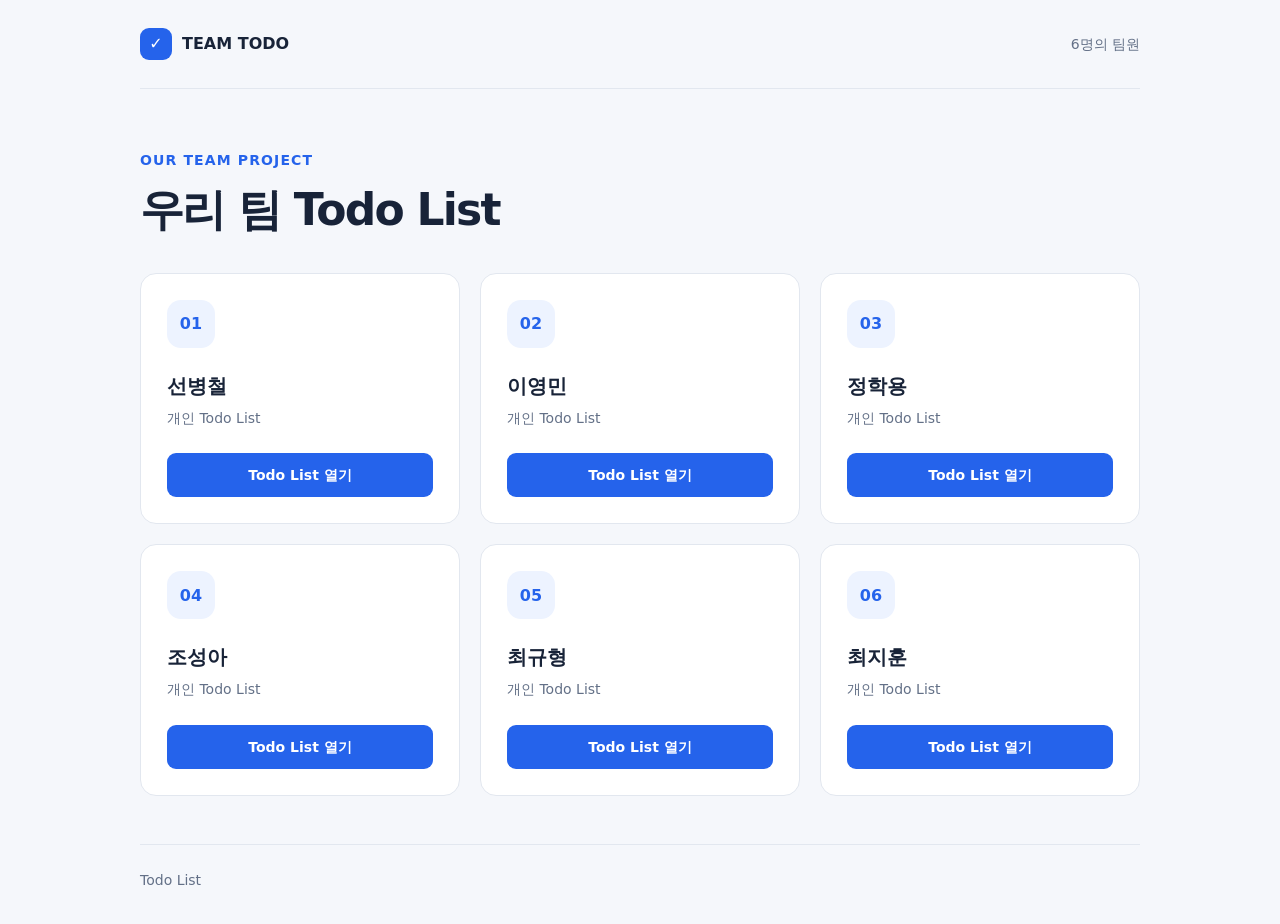
<file: index.html>
<!DOCTYPE html>
<html lang="ko">
<head>
  <meta charset="UTF-8">
  <meta name="viewport" content="width=device-width, initial-scale=1.0">
  <meta name="description" content="팀원 6명의 개인 Todo List를 연결하는 우리 팀 시작 페이지">
  <title>우리 팀 Todo List</title>
  <link rel="icon" href="data:image/svg+xml,%3Csvg xmlns='http://www.w3.org/2000/svg' viewBox='0 0 32 32'%3E%3Crect width='32' height='32' rx='8' fill='%232563eb'/%3E%3Cpath d='m8 16 5 5 11-11' fill='none' stroke='white' stroke-width='3' stroke-linecap='round' stroke-linejoin='round'/%3E%3C/svg%3E">
  <style>
    * { box-sizing: border-box; }
    :root { color-scheme: light; }
    body {
      margin: 0;
      background: #f5f7fb;
      color: #182338;
      font-family: system-ui, -apple-system, "맑은 고딕", sans-serif;
      line-height: 1.6;
    }
    a { color: inherit; }
    .page { width: min(100% - 40px, 1000px); margin: auto; }
    header {
      display: flex;
      align-items: center;
      justify-content: space-between;
      gap: 20px;
      padding: 28px 0;
      border-bottom: 1px solid #e2e7ef;
    }
    .brand { display: flex; align-items: center; gap: 10px; font-weight: 800; }
    .brand-icon {
      display: grid;
      place-items: center;
      width: 32px;
      height: 32px;
      border-radius: 9px;
      background: #2563eb;
      color: white;
    }
    .team-count { color: #637087; font-size: .875rem; }
    main { padding: 60px 0 48px; }
    .intro { margin-bottom: 34px; }
    .eyebrow {
      margin: 0 0 10px;
      color: #2563eb;
      font-size: .875rem;
      font-weight: 700;
      letter-spacing: .08em;
    }
    h1 { margin: 0; font-size: clamp(2rem, 5vw, 2.75rem); line-height: 1.3; letter-spacing: -.04em; }
    .intro > p:last-child { margin: 14px 0 0; color: #637087; }
    .members { display: grid; grid-template-columns: repeat(3, minmax(0, 1fr)); gap: 20px; }
    .card {
      display: flex;
      flex-direction: column;
      align-items: flex-start;
      padding: 26px;
      background: #fff;
      border: 1px solid #e2e7ef;
      border-radius: 16px;
      transition: border-color .18s, transform .18s;
    }
    .card:hover { border-color: #b3c7ef; transform: translateY(-3px); }
    .member-number {
      display: grid;
      place-items: center;
      width: 48px;
      height: 48px;
      margin-bottom: 22px;
      border-radius: 14px;
      background: #edf3ff;
      color: #2563eb;
      font-weight: 800;
    }
    .card h2 { margin: 0; font-size: 1.25rem; overflow-wrap: anywhere; }
    .card p { margin: 5px 0 24px; color: #637087; font-size: .875rem; }
    .todo-link {
      display: block;
      width: 100%;
      margin-top: auto;
      padding: 11px 12px;
      border: 0;
      border-radius: 9px;
      background: #2563eb;
      color: #fff;
      font: inherit;
      font-size: .875rem;
      font-weight: 700;
      text-align: center;
      text-decoration: none;
      cursor: pointer;
    }
    .todo-link:hover { background: #1d4ed8; }
    .todo-link:focus-visible { outline: 3px solid #182338; outline-offset: 4px; }
    .todo-link:disabled { background: #eff2f7; color: #6b7587; cursor: default; }
    footer { padding: 24px 0 32px; border-top: 1px solid #e2e7ef; color: #637087; font-size: .875rem; }
    @media (max-width: 760px) { .members { grid-template-columns: repeat(2, minmax(0, 1fr)); } }
    @media (max-width: 480px) {
      .page { width: calc(100% - 32px); }
      header { padding: 22px 0; }
      main { padding-top: 38px; }
      .members { grid-template-columns: 1fr; gap: 14px; }
      .card { padding: 24px; }
    }
    @media (prefers-reduced-motion: reduce) { .card { transition: none; } .card:hover { transform: none; } }
  </style>
</head>
<body>
  <div class="page">
    <header>
      <div class="brand">
        <span class="brand-icon" aria-hidden="true">✓</span>
        <span>TEAM TODO</span>
      </div>
      <span class="team-count">6명의 팀원</span>
    </header>

    <main>
      <section class="intro" aria-labelledby="page-title">
        <p class="eyebrow">OUR TEAM PROJECT</p>
        <h1 id="page-title">우리 팀 Todo List</h1>
      </section>
      <section class="members" id="members" aria-label="팀원별 Todo List"></section>
      <noscript><p>팀원 목록을 보려면 브라우저에서 JavaScript를 켜주세요.</p></noscript>
    </main>

    <footer>Todo List</footer>
  </div>

  <script>
    // 아래 6명의 name과 url만 수정하면 됩니다.
    // 같은 폴더의 파일 연결: url: "./member1.html"
    // 웹페이지 연결: url: "https://실제-Todo-페이지-주소"
    // url을 비워두면 버튼이 비활성화됩니다.
    const members = [
      { name: "선병철", url: "./sbc/index.html" },
      { name: "이영민", url: "./lym/index.html" },
      { name: "정학용", url: "./jhy/index.html" },
      { name: "조성아", url: "./jsa/index.html" },
      { name: "최규형", url: "./ckh/index.html" },
      { name: "최지훈", url: "./cjh/index.html" }
    ];

    const memberList = document.getElementById("members");
    members.forEach((member, index) => {
      const card = document.createElement("article");
      card.className = "card";

      const number = document.createElement("span");
      number.className = "member-number";
      number.textContent = String(index + 1).padStart(2, "0");
      number.setAttribute("aria-hidden", "true");

      const name = document.createElement("h2");
      name.textContent = member.name;

      const description = document.createElement("p");
      description.textContent = "개인 Todo List";

      const url = member.url.trim();
      const link = document.createElement(url ? "a" : "button");
      link.className = "todo-link";
      if (url) {
        link.href = url;
        link.textContent = "Todo List 열기";
        link.setAttribute("aria-label", `${member.name}의 Todo List 열기`);
      } else {
        link.type = "button";
        link.disabled = true;
        link.textContent = "연결 준비 중";
      }

      card.append(number, name, description, link);
      memberList.append(card);
    });
  </script>
</body>
</html>
</file>
